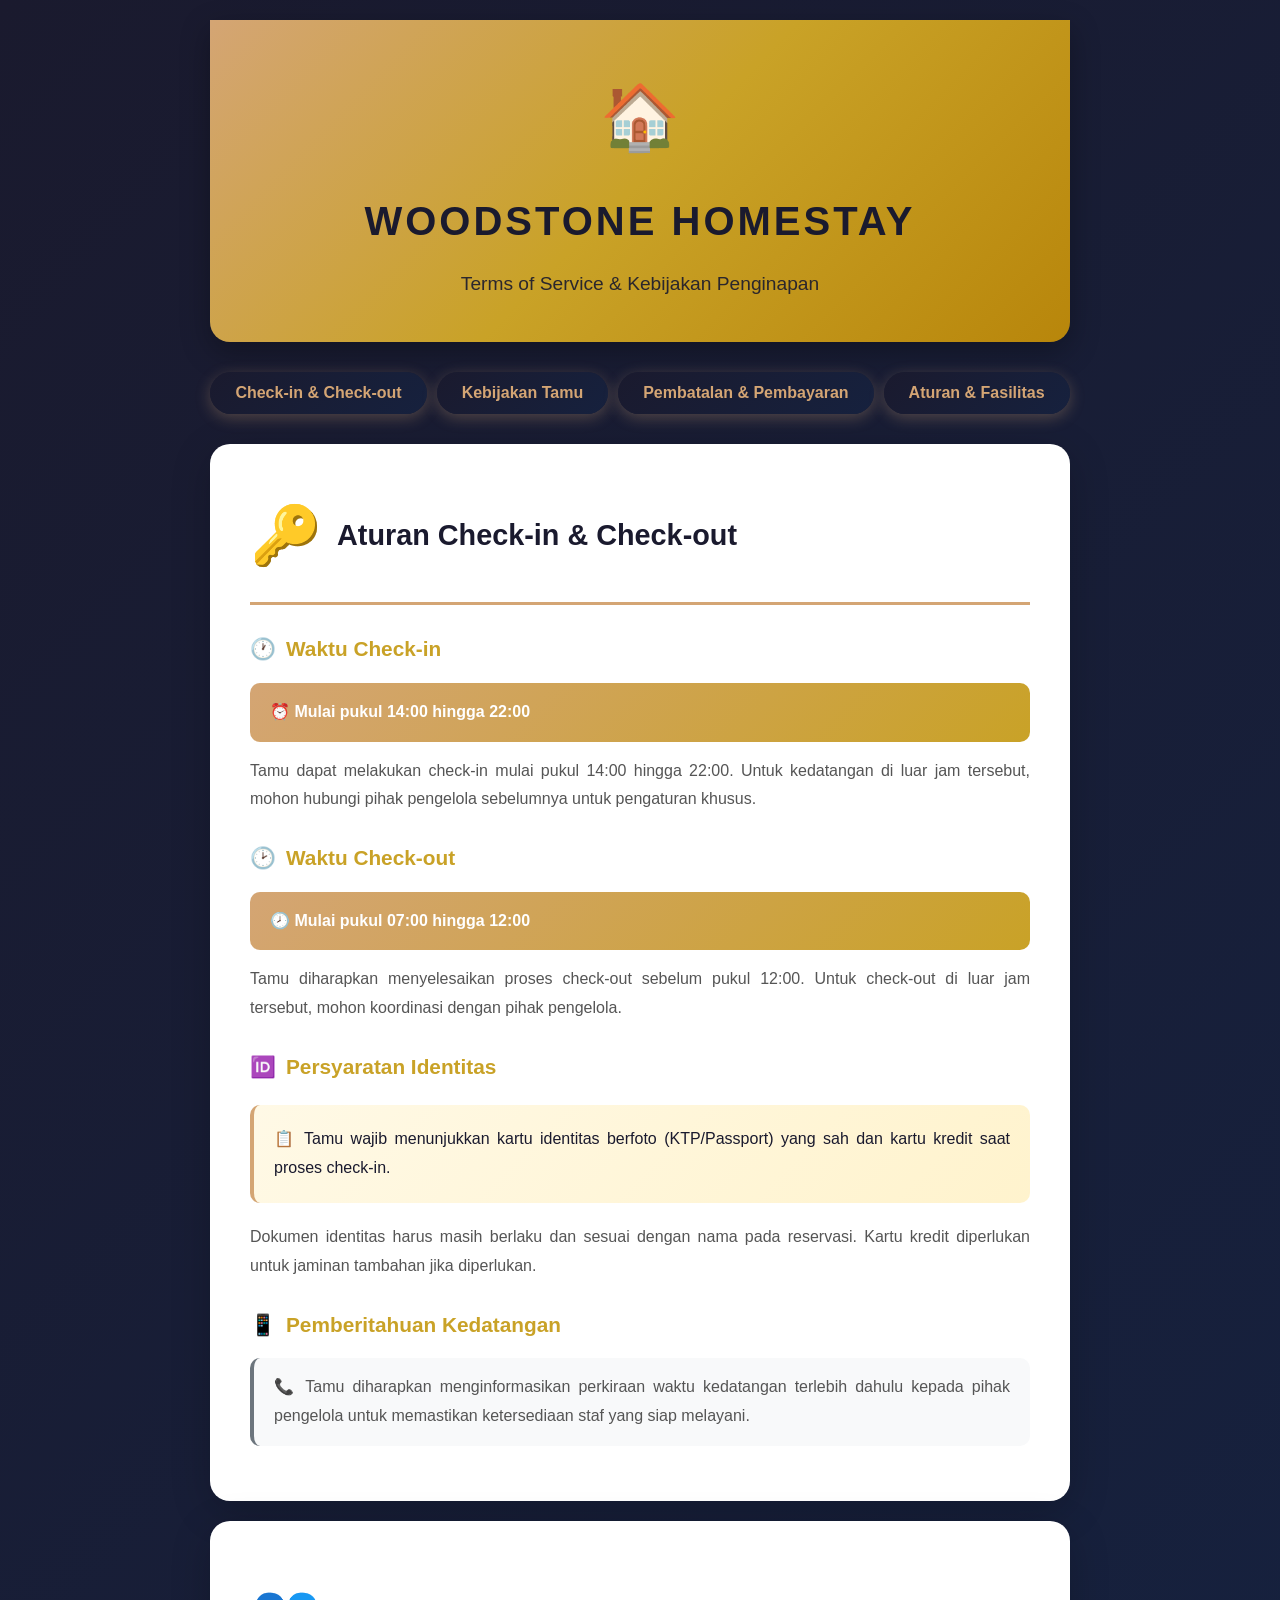
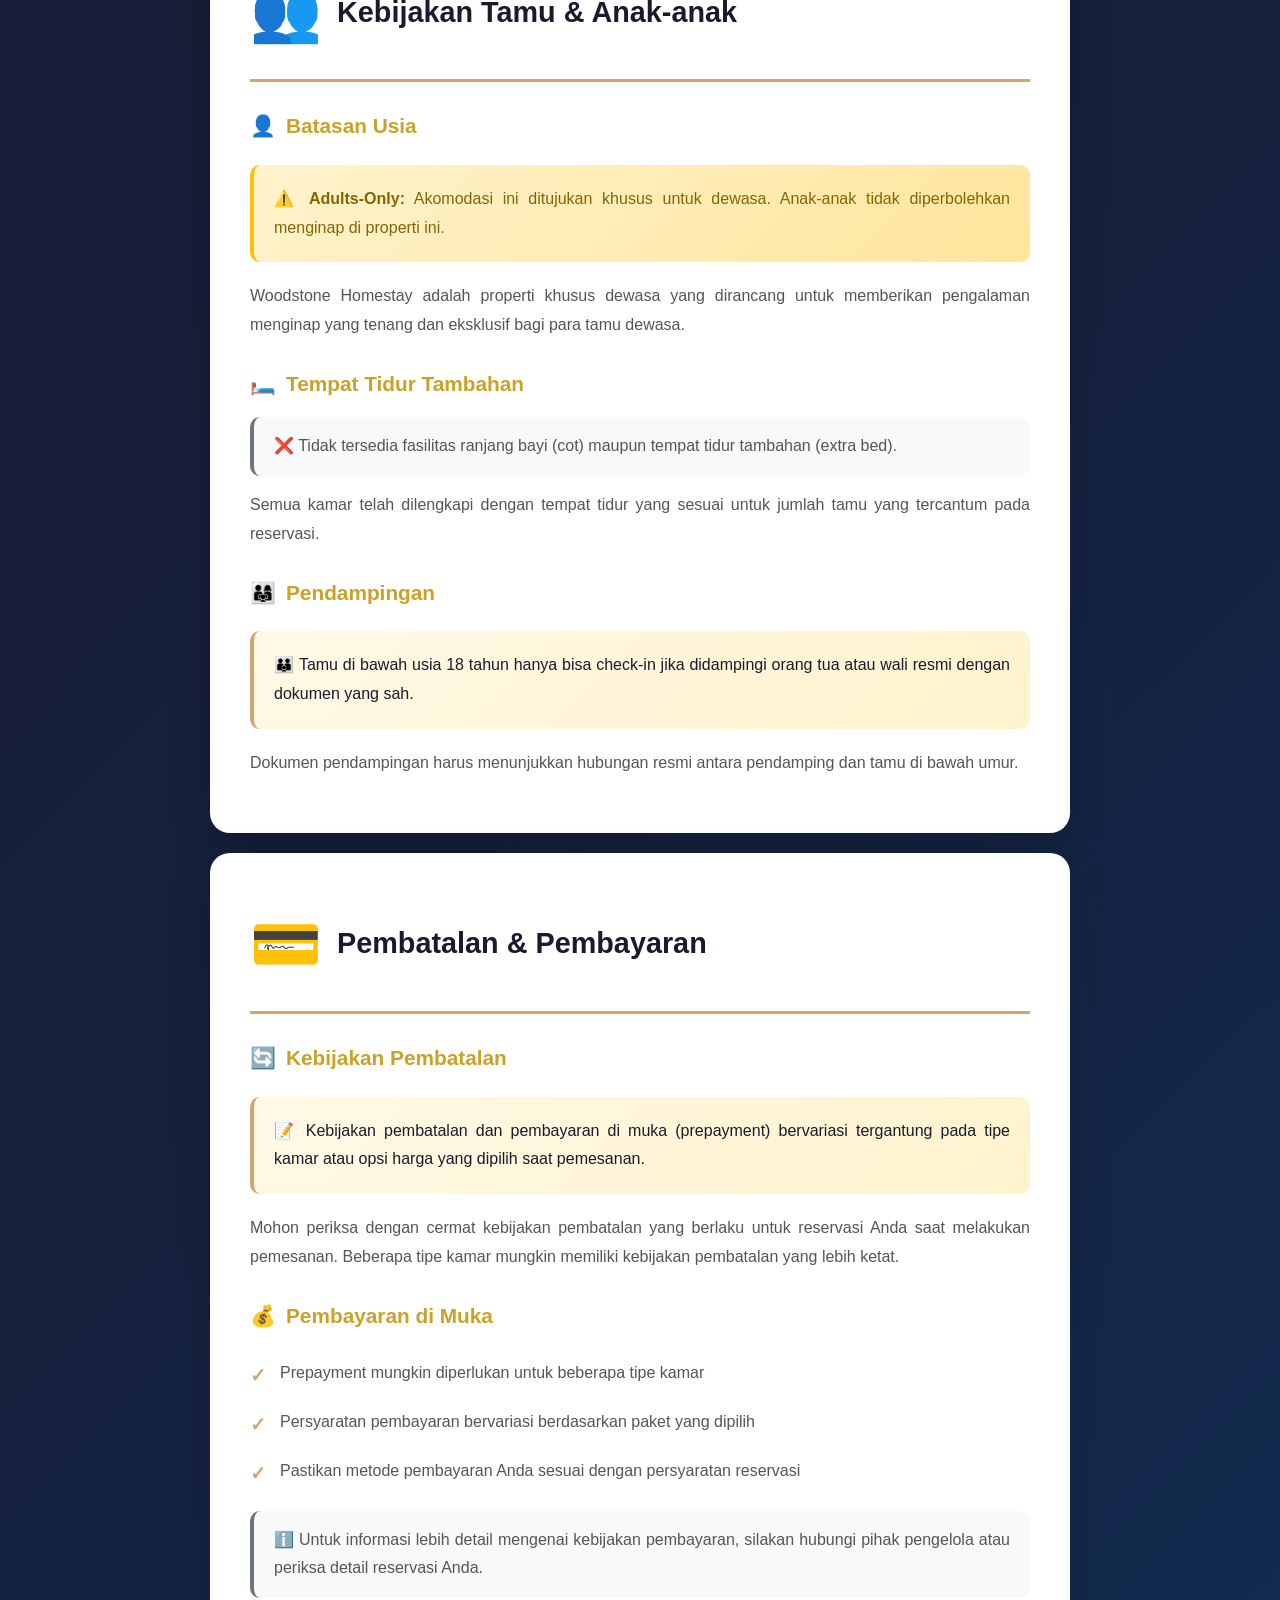
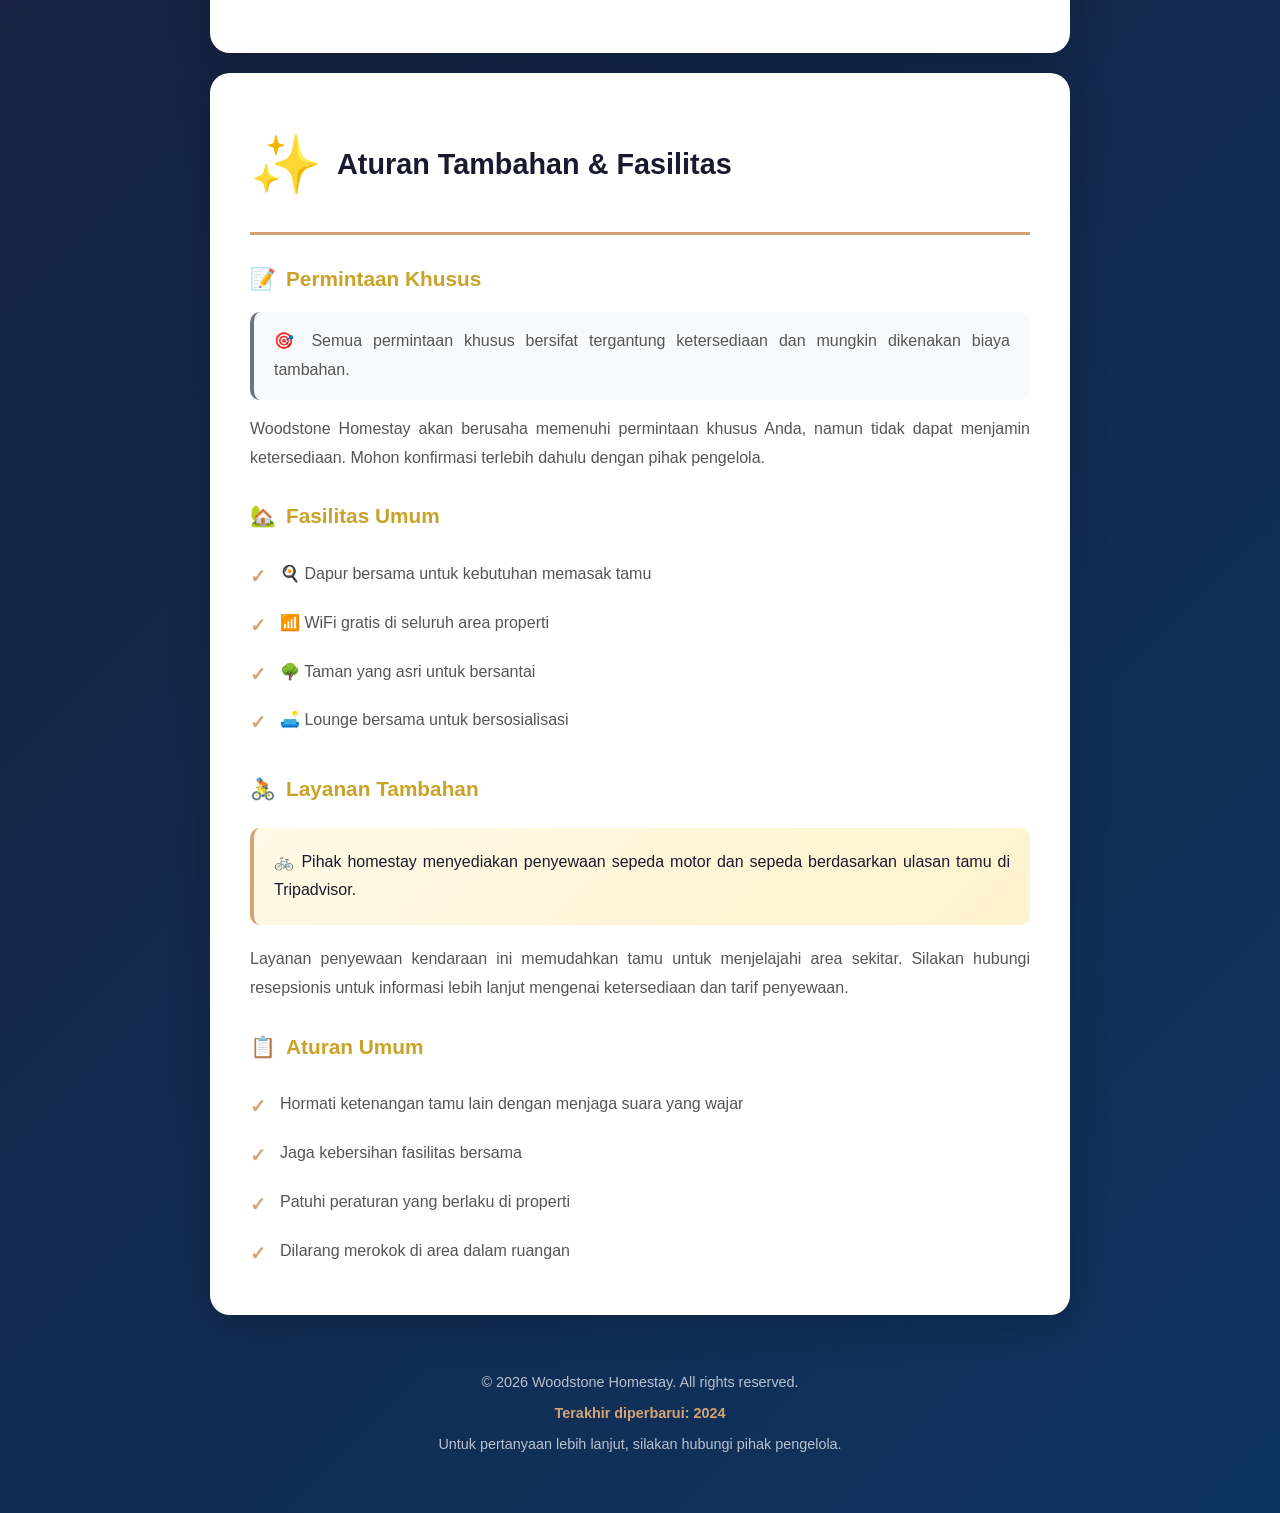
<file: TermsOfService.html>
<!DOCTYPE html>
<html lang="id">
<head>
    <meta charset="UTF-8">
    <meta name="viewport" content="width=device-width, initial-scale=1.0">
    <title>Terms of Service - Woodstone Homestay</title>
    <style>
        * {
            margin: 0;
            padding: 0;
            box-sizing: border-box;
        }

        body {
            font-family: 'Segoe UI', Tahoma, Geneva, Verdana, sans-serif;
            background: linear-gradient(135deg, #1a1a2e 0%, #16213e 50%, #0f3460 100%);
            min-height: 100vh;
            color: #333;
            line-height: 1.8;
        }

        .container {
            max-width: 900px;
            margin: 0 auto;
            padding: 20px;
        }

        header {
            background: linear-gradient(135deg, #d4a574 0%, #c9a227 50%, #b8860b 100%);
            color: #1a1a2e;
            text-align: center;
            padding: 40px 20px;
            margin-bottom: 30px;
            box-shadow: 0 10px 30px rgba(0, 0, 0, 0.3);
            border-radius: 0 0 20px 20px;
        }

        header h1 {
            font-size: 2.5em;
            margin-bottom: 10px;
            text-transform: uppercase;
            letter-spacing: 3px;
        }

        header p {
            font-size: 1.2em;
            opacity: 0.9;
        }

        .logo {
            font-size: 4em;
            margin-bottom: 10px;
        }

        nav {
            display: flex;
            flex-wrap: wrap;
            gap: 10px;
            justify-content: center;
            margin-bottom: 30px;
        }

        nav button {
            padding: 12px 25px;
            border: none;
            background: linear-gradient(135deg, #d4a574 0%, #c9a227 100%);
            color: #1a1a2e;
            font-size: 1em;
            font-weight: 600;
            cursor: pointer;
            border-radius: 50px;
            transition: all 0.3s ease;
            box-shadow: 0 4px 15px rgba(212, 165, 116, 0.3);
        }

        nav button:hover {
            transform: translateY(-3px);
            box-shadow: 0 6px 20px rgba(212, 165, 116, 0.5);
        }

        nav button.active {
            background: linear-gradient(135deg, #1a1a2e 0%, #16213e 100%);
            color: #d4a574;
        }

        .section {
            background: white;
            border-radius: 20px;
            padding: 40px;
            margin-bottom: 20px;
            box-shadow: 0 10px 40px rgba(0, 0, 0, 0.2);
            animation: fadeIn 0.5s ease;
        }

        @keyframes fadeIn {
            from {
                opacity: 0;
                transform: translateY(20px);
            }
            to {
                opacity: 1;
                transform: translateY(0);
            }
        }

        .section h2 {
            color: #1a1a2e;
            font-size: 1.8em;
            margin-bottom: 25px;
            padding-bottom: 15px;
            border-bottom: 3px solid #d4a574;
            display: flex;
            align-items: center;
            gap: 15px;
        }

        .section h2 .icon {
            font-size: 2em;
        }

        .section h3 {
            color: #c9a227;
            font-size: 1.3em;
            margin: 25px 0 15px 0;
            display: flex;
            align-items: center;
            gap: 10px;
        }

        .section h3:first-child {
            margin-top: 0;
        }

        .section p {
            color: #555;
            margin-bottom: 15px;
            text-align: justify;
        }

        .highlight {
            background: linear-gradient(135deg, #fff9e6 0%, #fff3cd 100%);
            padding: 20px;
            border-left: 4px solid #d4a574;
            border-radius: 10px;
            margin: 20px 0;
        }

        .highlight p {
            margin: 0;
            color: #1a1a2e;
            font-weight: 500;
        }

        .info-box {
            background: #f8f9fa;
            padding: 15px 20px;
            border-radius: 10px;
            margin: 15px 0;
            border-left: 4px solid #6c757d;
        }

        .info-box p {
            margin: 0;
        }

        .time-box {
            background: linear-gradient(135deg, #d4a574 0%, #c9a227 100%);
            color: white;
            padding: 15px 20px;
            border-radius: 10px;
            margin: 15px 0;
            text-align: center;
            font-weight: 600;
        }

        .time-box p {
            margin: 0;
            color: white;
        }

        ul {
            list-style: none;
            padding-left: 0;
        }

        ul li {
            padding: 10px 0;
            padding-left: 30px;
            position: relative;
            color: #555;
        }

        ul li::before {
            content: "✓";
            position: absolute;
            left: 0;
            color: #d4a574;
            font-weight: bold;
            font-size: 1.2em;
        }

        .warning {
            background: linear-gradient(135deg, #fff3cd 0%, #ffe69c 100%);
            padding: 20px;
            border-radius: 10px;
            border-left: 4px solid #ffc107;
            margin: 20px 0;
        }

        .warning p {
            margin: 0;
            color: #856404;
            font-weight: 500;
        }

        footer {
            text-align: center;
            padding: 30px;
            color: rgba(255, 255, 255, 0.7);
            font-size: 0.9em;
        }

        footer p {
            margin: 5px 0;
        }

        .last-updated {
            color: #d4a574;
            font-weight: 600;
        }

        @media (max-width: 768px) {
            header h1 {
                font-size: 1.8em;
            }

            .logo {
                font-size: 3em;
            }

            .section {
                padding: 25px;
            }

            .section h2 {
                font-size: 1.5em;
            }

            nav button {
                padding: 10px 20px;
                font-size: 0.9em;
            }
        }
    </style>
</head>
<body>
    <div class="container">
        <header>
            <div class="logo">🏠</div>
            <h1>Woodstone Homestay</h1>
            <p>Terms of Service & Kebijakan Penginapan</p>
        </header>

        <nav>
            <button class="active" onclick="scrollToSection('checkin')">Check-in & Check-out</button>
            <button onclick="scrollToSection('tamu')">Kebijakan Tamu</button>
            <button onclick="scrollToSection('pembayaran')">Pembatalan & Pembayaran</button>
            <button onclick="scrollToSection('fasilitas')">Aturan & Fasilitas</button>
        </nav>

        <section id="checkin" class="section">
            <h2><span class="icon">🔑</span> Aturan Check-in & Check-out</h2>
            
            <h3><span class="icon">🕐</span> Waktu Check-in</h3>
            <div class="time-box">
                <p>⏰ Mulai pukul 14:00 hingga 22:00</p>
            </div>
            <p>Tamu dapat melakukan check-in mulai pukul 14:00 hingga 22:00. Untuk kedatangan di luar jam tersebut, mohon hubungi pihak pengelola sebelumnya untuk pengaturan khusus.</p>

            <h3><span class="icon">🕑</span> Waktu Check-out</h3>
            <div class="time-box">
                <p>🕗 Mulai pukul 07:00 hingga 12:00</p>
            </div>
            <p>Tamu diharapkan menyelesaikan proses check-out sebelum pukul 12:00. Untuk check-out di luar jam tersebut, mohon koordinasi dengan pihak pengelola.</p>

            <h3><span class="icon">🆔</span> Persyaratan Identitas</h3>
            <div class="highlight">
                <p>📋 Tamu wajib menunjukkan kartu identitas berfoto (KTP/Passport) yang sah dan kartu kredit saat proses check-in.</p>
            </div>
            <p>Dokumen identitas harus masih berlaku dan sesuai dengan nama pada reservasi. Kartu kredit diperlukan untuk jaminan tambahan jika diperlukan.</p>

            <h3><span class="icon">📱</span> Pemberitahuan Kedatangan</h3>
            <div class="info-box">
                <p>📞 Tamu diharapkan menginformasikan perkiraan waktu kedatangan terlebih dahulu kepada pihak pengelola untuk memastikan ketersediaan staf yang siap melayani.</p>
            </div>
        </section>

        <section id="tamu" class="section">
            <h2><span class="icon">👥</span> Kebijakan Tamu & Anak-anak</h2>
            
            <h3><span class="icon">👤</span> Batasan Usia</h3>
            <div class="warning">
                <p>⚠️ <strong>Adults-Only:</strong> Akomodasi ini ditujukan khusus untuk dewasa. Anak-anak tidak diperbolehkan menginap di properti ini.</p>
            </div>
            <p>Woodstone Homestay adalah properti khusus dewasa yang dirancang untuk memberikan pengalaman menginap yang tenang dan eksklusif bagi para tamu dewasa.</p>

            <h3><span class="icon">🛏️</span> Tempat Tidur Tambahan</h3>
            <div class="info-box">
                <p>❌ Tidak tersedia fasilitas ranjang bayi (cot) maupun tempat tidur tambahan (extra bed).</p>
            </div>
            <p>Semua kamar telah dilengkapi dengan tempat tidur yang sesuai untuk jumlah tamu yang tercantum pada reservasi.</p>

            <h3><span class="icon">👨‍👩‍👧</span> Pendampingan</h3>
            <div class="highlight">
                <p>👪 Tamu di bawah usia 18 tahun hanya bisa check-in jika didampingi orang tua atau wali resmi dengan dokumen yang sah.</p>
            </div>
            <p>Dokumen pendampingan harus menunjukkan hubungan resmi antara pendamping dan tamu di bawah umur.</p>
        </section>

        <section id="pembayaran" class="section">
            <h2><span class="icon">💳</span> Pembatalan & Pembayaran</h2>
            
            <h3><span class="icon">🔄</span> Kebijakan Pembatalan</h3>
            <div class="highlight">
                <p>📝 Kebijakan pembatalan dan pembayaran di muka (prepayment) bervariasi tergantung pada tipe kamar atau opsi harga yang dipilih saat pemesanan.</p>
            </div>
            <p>Mohon periksa dengan cermat kebijakan pembatalan yang berlaku untuk reservasi Anda saat melakukan pemesanan. Beberapa tipe kamar mungkin memiliki kebijakan pembatalan yang lebih ketat.</p>

            <h3><span class="icon">💰</span> Pembayaran di Muka</h3>
            <ul>
                <li>Prepayment mungkin diperlukan untuk beberapa tipe kamar</li>
                <li>Persyaratan pembayaran bervariasi berdasarkan paket yang dipilih</li>
                <li>Pastikan metode pembayaran Anda sesuai dengan persyaratan reservasi</li>
            </ul>

            <div class="info-box">
                <p>ℹ️ Untuk informasi lebih detail mengenai kebijakan pembayaran, silakan hubungi pihak pengelola atau periksa detail reservasi Anda.</p>
            </div>
        </section>

        <section id="fasilitas" class="section">
            <h2><span class="icon">✨</span> Aturan Tambahan & Fasilitas</h2>
            
            <h3><span class="icon">📝</span> Permintaan Khusus</h3>
            <div class="info-box">
                <p>🎯 Semua permintaan khusus bersifat tergantung ketersediaan dan mungkin dikenakan biaya tambahan.</p>
            </div>
            <p>Woodstone Homestay akan berusaha memenuhi permintaan khusus Anda, namun tidak dapat menjamin ketersediaan. Mohon konfirmasi terlebih dahulu dengan pihak pengelola.</p>

            <h3><span class="icon">🏡</span> Fasilitas Umum</h3>
            <ul>
                <li>🍳 Dapur bersama untuk kebutuhan memasak tamu</li>
                <li>📶 WiFi gratis di seluruh area properti</li>
                <li>🌳 Taman yang asri untuk bersantai</li>
                <li>🛋️ Lounge bersama untuk bersosialisasi</li>
            </ul>

            <h3><span class="icon">🚴</span> Layanan Tambahan</h3>
            <div class="highlight">
                <p>🚲 Pihak homestay menyediakan penyewaan sepeda motor dan sepeda berdasarkan ulasan tamu di Tripadvisor.</p>
            </div>
            <p>Layanan penyewaan kendaraan ini memudahkan tamu untuk menjelajahi area sekitar. Silakan hubungi resepsionis untuk informasi lebih lanjut mengenai ketersediaan dan tarif penyewaan.</p>

            <h3><span class="icon">📋</span> Aturan Umum</h3>
            <ul>
                <li>Hormati ketenangan tamu lain dengan menjaga suara yang wajar</li>
                <li>Jaga kebersihan fasilitas bersama</li>
                <li>Patuhi peraturan yang berlaku di properti</li>
                <li>Dilarang merokok di area dalam ruangan</li>
            </ul>
        </section>

        <footer>
            <p>© 2026 Woodstone Homestay. All rights reserved.</p>
            <p class="last-updated">Terakhir diperbarui: 2024</p>
            <p>Untuk pertanyaan lebih lanjut, silakan hubungi pihak pengelola.</p>
        </footer>
    </div>

    <script>
        function scrollToSection(sectionId) {
            const section = document.getElementById(sectionId);
            const navButtons = document.querySelectorAll('nav button');
            
            navButtons.forEach(btn => btn.classList.remove('active'));
            event.target.classList.add('active');
            
            section.scrollIntoView({ behavior: 'smooth', block: 'start' });
        }

        // Add scroll spy functionality
        window.addEventListener('scroll', function() {
            const sections = document.querySelectorAll('.section');
            const navButtons = document.querySelectorAll('nav button');
            
            let current = '';
            sections.forEach(section => {
                const sectionTop = section.offsetTop;
                if (pageYOffset >= sectionTop - 100) {
                    current = section.getAttribute('id');
                }
            });

            navButtons.forEach(btn => {
                btn.classList.remove('active');
                if (btn.getAttribute('onclick').includes(current)) {
                    btn.classList.add('active');
                }
            });
        });
    </script>
</body>
</html>
</file>
